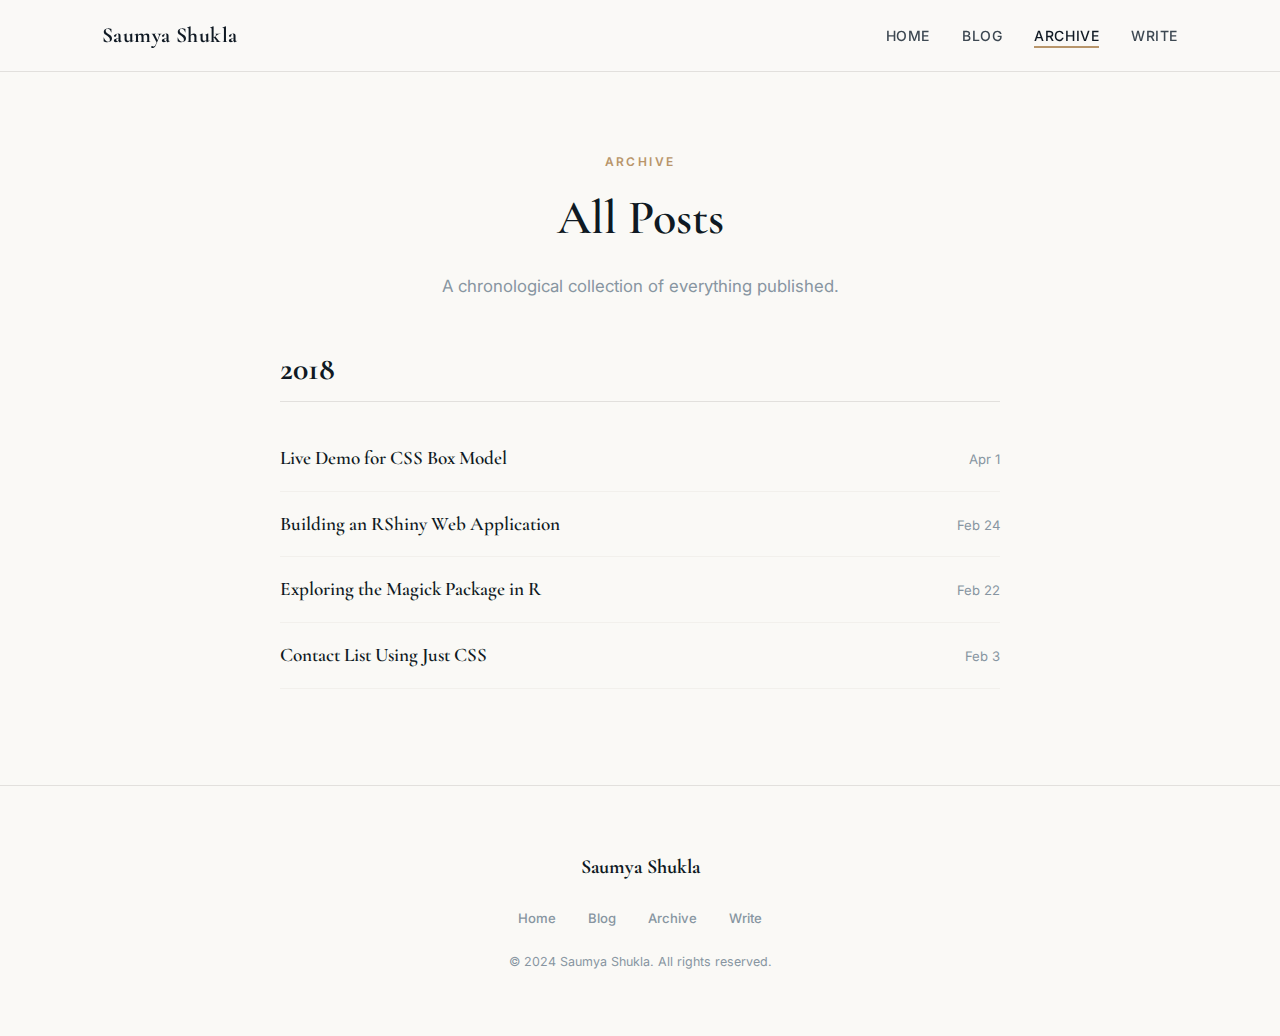
<file: archive.html>
<!DOCTYPE html>
<html lang="en">
<head>
  <meta charset="UTF-8">
  <meta name="viewport" content="width=device-width, initial-scale=1.0">
  <title>Archive — Saumya Shukla</title>
  <meta name="description" content="Complete archive of all blog posts.">
  <link rel="preconnect" href="https://fonts.googleapis.com">
  <link rel="preconnect" href="https://fonts.gstatic.com" crossorigin>
  <link href="https://fonts.googleapis.com/css2?family=Cormorant+Garamond:ital,wght@0,400;0,600;0,700;1,400&family=Inter:wght@400;500;600&family=Fira+Code:wght@400;500&display=swap" rel="stylesheet">
  <link rel="stylesheet" href="css/style.css">
</head>
<body>

  <!-- Navigation -->
  <nav class="nav">
    <div class="nav__inner">
      <a href="index.html" class="nav__logo">Saumya Shukla</a>
      <button class="nav__toggle" aria-label="Menu"><span></span><span></span><span></span></button>
      <ul class="nav__links">
        <li><a href="index.html">Home</a></li>
        <li><a href="blog.html">Blog</a></li>
        <li><a href="archive.html" class="active">Archive</a></li>
        <li><a href="editor.html">Write</a></li>
      </ul>
    </div>
  </nav>

  <!-- Header -->
  <header class="archive-header container">
    <div class="section__label">Archive</div>
    <h1 class="section__title">All Posts</h1>
    <p class="section__subtitle" style="margin: 0 auto;">
      A chronological collection of everything published.
    </p>
  </header>

  <!-- Archive list -->
  <section class="archive-list container" id="archive-list">
    <!-- Populated by JS -->
  </section>

  <!-- Footer -->
  <footer class="footer">
    <div class="container">
      <div class="footer__name">Saumya Shukla</div>
      <ul class="footer__links">
        <li><a href="index.html">Home</a></li>
        <li><a href="blog.html">Blog</a></li>
        <li><a href="archive.html">Archive</a></li>
        <li><a href="editor.html">Write</a></li>
      </ul>
      <div class="footer__copy">&copy; 2024 Saumya Shukla. All rights reserved.</div>
    </div>
  </footer>

  <script src="js/main.js"></script>
  <script>
    fetch('posts/posts.json')
      .then(r => r.json())
      .then(posts => {
        const container = document.getElementById('archive-list');
        if (!container) return;

        // Group by year, sorted descending
        const sorted = [...posts].sort((a, b) => new Date(b.date) - new Date(a.date));
        const grouped = {};
        sorted.forEach(p => {
          const year = p.date.split('-')[0];
          if (!grouped[year]) grouped[year] = [];
          grouped[year].push(p);
        });

        let html = '';
        Object.keys(grouped).sort((a, b) => b - a).forEach(year => {
          html += `<h2 class="archive-year">${year}</h2>`;
          grouped[year].forEach(p => {
            const date = new Date(p.date + 'T00:00:00').toLocaleDateString('en-US', {
              month: 'short', day: 'numeric'
            });
            html += `
              <a href="posts/${p.file}" class="archive-entry">
                <span class="archive-entry__title">${p.title}</span>
                <span class="archive-entry__date">${date}</span>
              </a>
            `;
          });
        });

        container.innerHTML = html;
      })
      .catch(() => {
        document.getElementById('archive-list').innerHTML =
          '<p style="color:var(--muted);text-align:center;padding:4rem 0;">No posts in the archive yet.</p>';
      });
  </script>

</body>
</html>
</file>
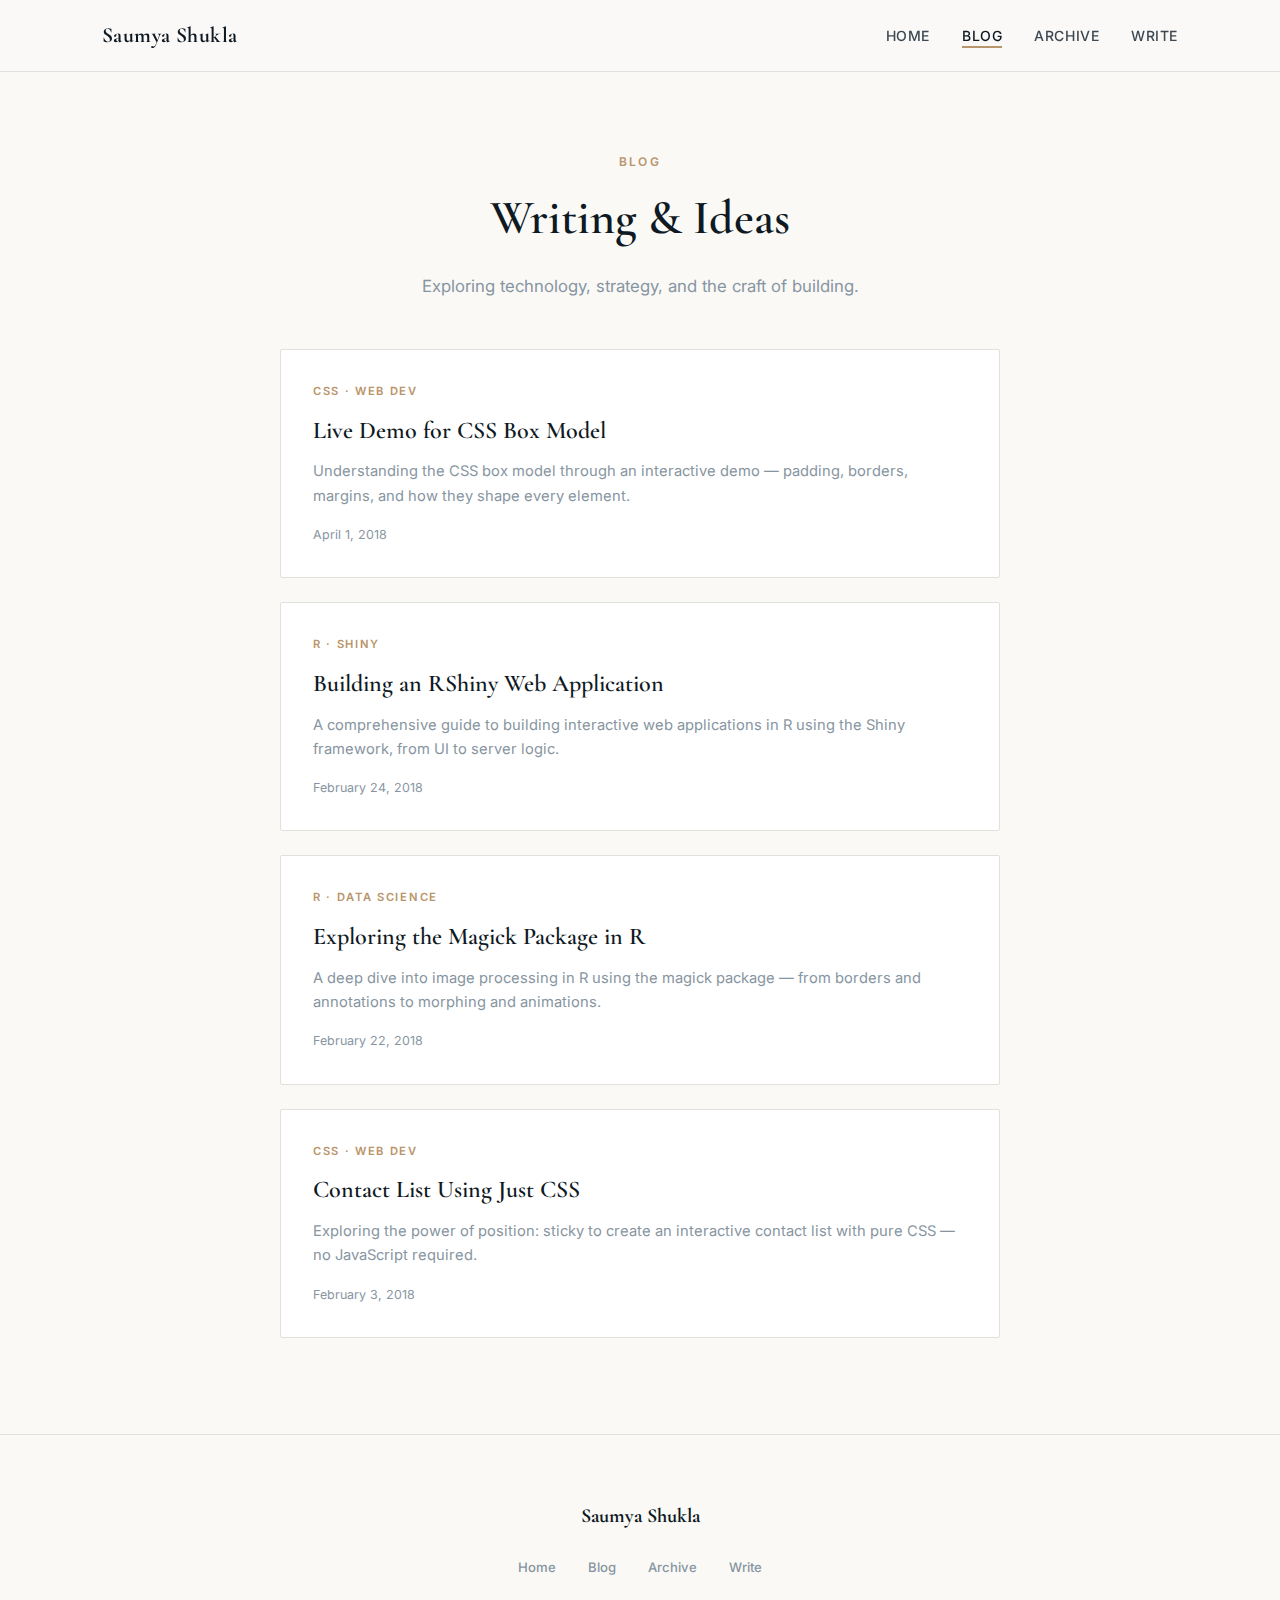
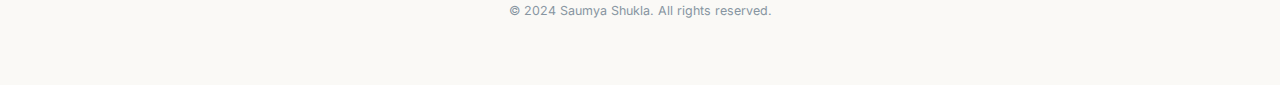
<file: blog.html>
<!DOCTYPE html>
<html lang="en">
<head>
  <meta charset="UTF-8">
  <meta name="viewport" content="width=device-width, initial-scale=1.0">
  <title>Blog — Saumya Shukla</title>
  <meta name="description" content="Thoughts on technology, strategy, and building things that matter.">
  <link rel="preconnect" href="https://fonts.googleapis.com">
  <link rel="preconnect" href="https://fonts.gstatic.com" crossorigin>
  <link href="https://fonts.googleapis.com/css2?family=Cormorant+Garamond:ital,wght@0,400;0,600;0,700;1,400&family=Inter:wght@400;500;600&family=Fira+Code:wght@400;500&display=swap" rel="stylesheet">
  <link rel="stylesheet" href="css/style.css">
</head>
<body>

  <!-- Navigation -->
  <nav class="nav">
    <div class="nav__inner">
      <a href="index.html" class="nav__logo">Saumya Shukla</a>
      <button class="nav__toggle" aria-label="Menu"><span></span><span></span><span></span></button>
      <ul class="nav__links">
        <li><a href="index.html">Home</a></li>
        <li><a href="blog.html" class="active">Blog</a></li>
        <li><a href="archive.html">Archive</a></li>
        <li><a href="editor.html">Write</a></li>
      </ul>
    </div>
  </nav>

  <!-- Header -->
  <header class="blog-header container">
    <div class="section__label">Blog</div>
    <h1 class="section__title">Writing &amp; Ideas</h1>
    <p class="section__subtitle" style="margin: 0 auto;">
      Exploring technology, strategy, and the craft of building.
    </p>
  </header>

  <!-- Blog list -->
  <section class="blog-list container">
    <div class="blog-list__grid" id="blog-list">
      <!-- Populated by JS -->
    </div>
  </section>

  <!-- Footer -->
  <footer class="footer">
    <div class="container">
      <div class="footer__name">Saumya Shukla</div>
      <ul class="footer__links">
        <li><a href="index.html">Home</a></li>
        <li><a href="blog.html">Blog</a></li>
        <li><a href="archive.html">Archive</a></li>
        <li><a href="editor.html">Write</a></li>
      </ul>
      <div class="footer__copy">&copy; 2024 Saumya Shukla. All rights reserved.</div>
    </div>
  </footer>

  <script src="js/main.js"></script>
  <script>
    fetch('posts/posts.json')
      .then(r => r.json())
      .then(posts => {
        const grid = document.getElementById('blog-list');
        if (!grid) return;
        const sorted = [...posts].sort((a, b) => new Date(b.date) - new Date(a.date));
        grid.innerHTML = sorted.map(p => {
          const date = new Date(p.date + 'T00:00:00').toLocaleDateString('en-US', {
            year: 'numeric', month: 'long', day: 'numeric'
          });
          return `
            <a href="posts/${p.file}" class="blog-list__item">
              <div class="blog-list__item-tag">${p.tags}</div>
              <div class="blog-list__item-title">${p.title}</div>
              <div class="blog-list__item-excerpt">${p.excerpt}</div>
              <div class="blog-list__item-date">${date}</div>
            </a>
          `;
        }).join('');
      })
      .catch(() => {
        document.getElementById('blog-list').innerHTML =
          '<p style="color:var(--muted);text-align:center;">No posts yet. <a href="editor.html">Write your first post.</a></p>';
      });
  </script>

</body>
</html>
</file>
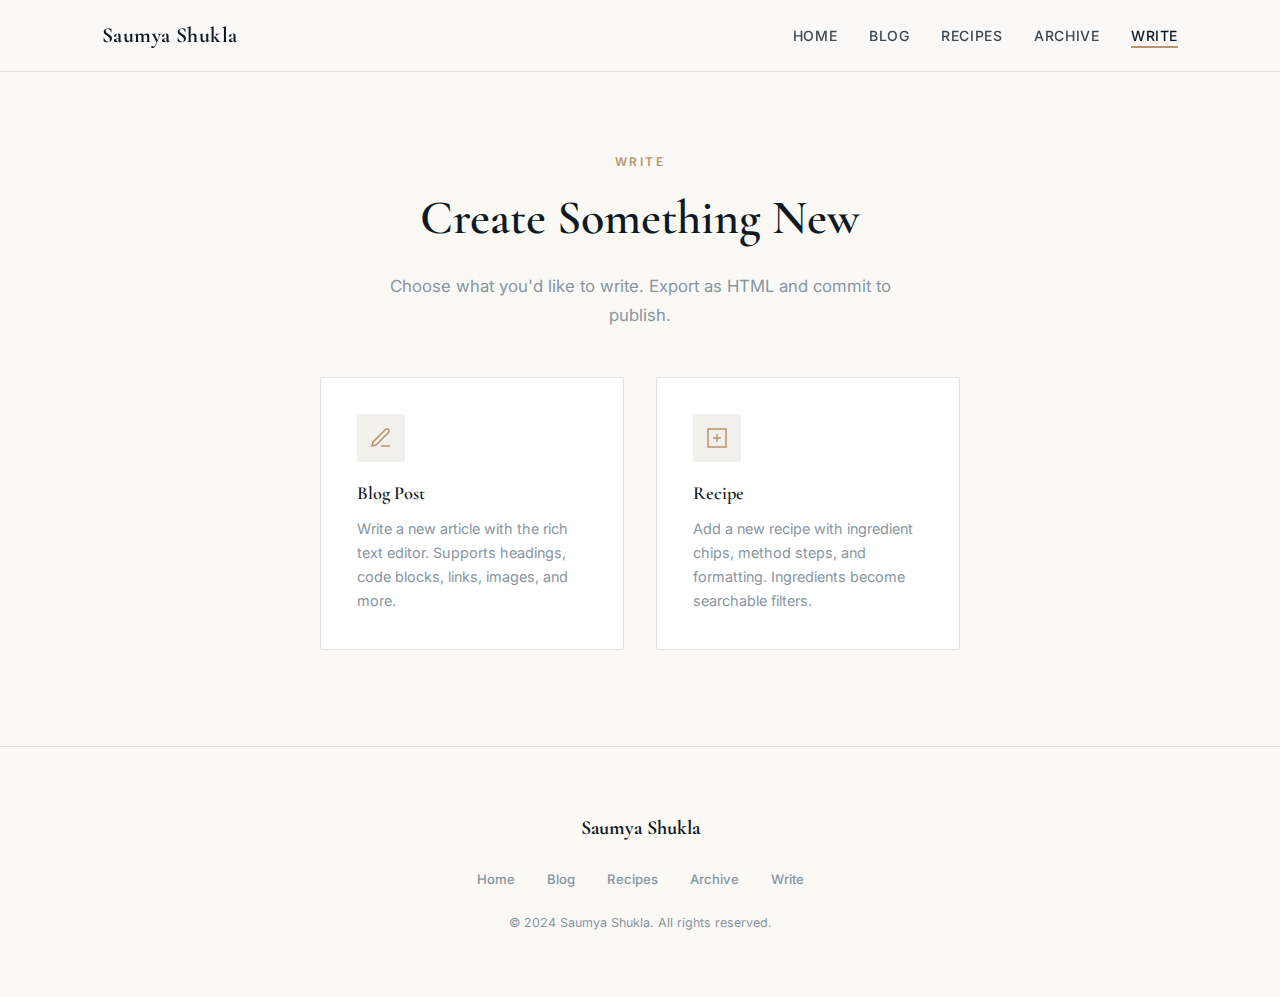
<file: write.html>
<!DOCTYPE html>
<html lang="en">
<head>
  <meta charset="UTF-8">
  <meta name="viewport" content="width=device-width, initial-scale=1.0">
  <title>Write — Saumya Shukla</title>
  <link rel="preconnect" href="https://fonts.googleapis.com">
  <link rel="preconnect" href="https://fonts.gstatic.com" crossorigin>
  <link href="https://fonts.googleapis.com/css2?family=Cormorant+Garamond:ital,wght@0,400;0,600;0,700;1,400&family=Inter:wght@400;500;600&family=Fira+Code:wght@400;500&display=swap" rel="stylesheet">
  <link rel="stylesheet" href="css/style.css">
</head>
<body>

  <!-- Navigation -->
  <nav class="nav">
    <div class="nav__inner">
      <a href="index.html" class="nav__logo">Saumya Shukla</a>
      <button class="nav__toggle" aria-label="Menu"><span></span><span></span><span></span></button>
      <ul class="nav__links">
        <li><a href="index.html">Home</a></li>
        <li><a href="blog.html">Blog</a></li>
        <li><a href="recipes.html">Recipes</a></li>
        <li><a href="archive.html">Archive</a></li>
        <li><a href="write.html" class="active">Write</a></li>
      </ul>
    </div>
  </nav>

  <!-- Header -->
  <header class="blog-header container">
    <div class="section__label">Write</div>
    <h1 class="section__title">Create Something New</h1>
    <p class="section__subtitle" style="margin: 0 auto;">
      Choose what you'd like to write. Export as HTML and commit to publish.
    </p>
  </header>

  <!-- Write options -->
  <section class="container" style="padding-bottom: 6rem;">
    <div class="expertise__grid" style="max-width: 640px; margin: 0 auto; grid-template-columns: 1fr 1fr;">

      <a href="editor.html" class="expertise__card" style="text-decoration:none;">
        <div class="expertise__icon">
          <svg width="24" height="24" fill="none" stroke="currentColor" stroke-width="1.5" viewBox="0 0 24 24"><path d="M12 20h9M16.5 3.5a2.121 2.121 0 013 3L7 19l-4 1 1-4L16.5 3.5z"/></svg>
        </div>
        <h3>Blog Post</h3>
        <p>Write a new article with the rich text editor. Supports headings, code blocks, links, images, and more.</p>
      </a>

      <a href="recipe-editor.html" class="expertise__card" style="text-decoration:none;">
        <div class="expertise__icon">
          <svg width="24" height="24" fill="none" stroke="currentColor" stroke-width="1.5" viewBox="0 0 24 24"><path d="M3 3h18v18H3zM12 8v8M8 12h8"/></svg>
        </div>
        <h3>Recipe</h3>
        <p>Add a new recipe with ingredient chips, method steps, and formatting. Ingredients become searchable filters.</p>
      </a>

    </div>
  </section>

  <!-- Footer -->
  <footer class="footer">
    <div class="container">
      <div class="footer__name">Saumya Shukla</div>
      <ul class="footer__links">
        <li><a href="index.html">Home</a></li>
        <li><a href="blog.html">Blog</a></li>
        <li><a href="recipes.html">Recipes</a></li>
        <li><a href="archive.html">Archive</a></li>
        <li><a href="write.html">Write</a></li>
      </ul>
      <div class="footer__copy">&copy; 2024 Saumya Shukla. All rights reserved.</div>
    </div>
  </footer>

  <script src="js/main.js"></script>

</body>
</html>
</file>
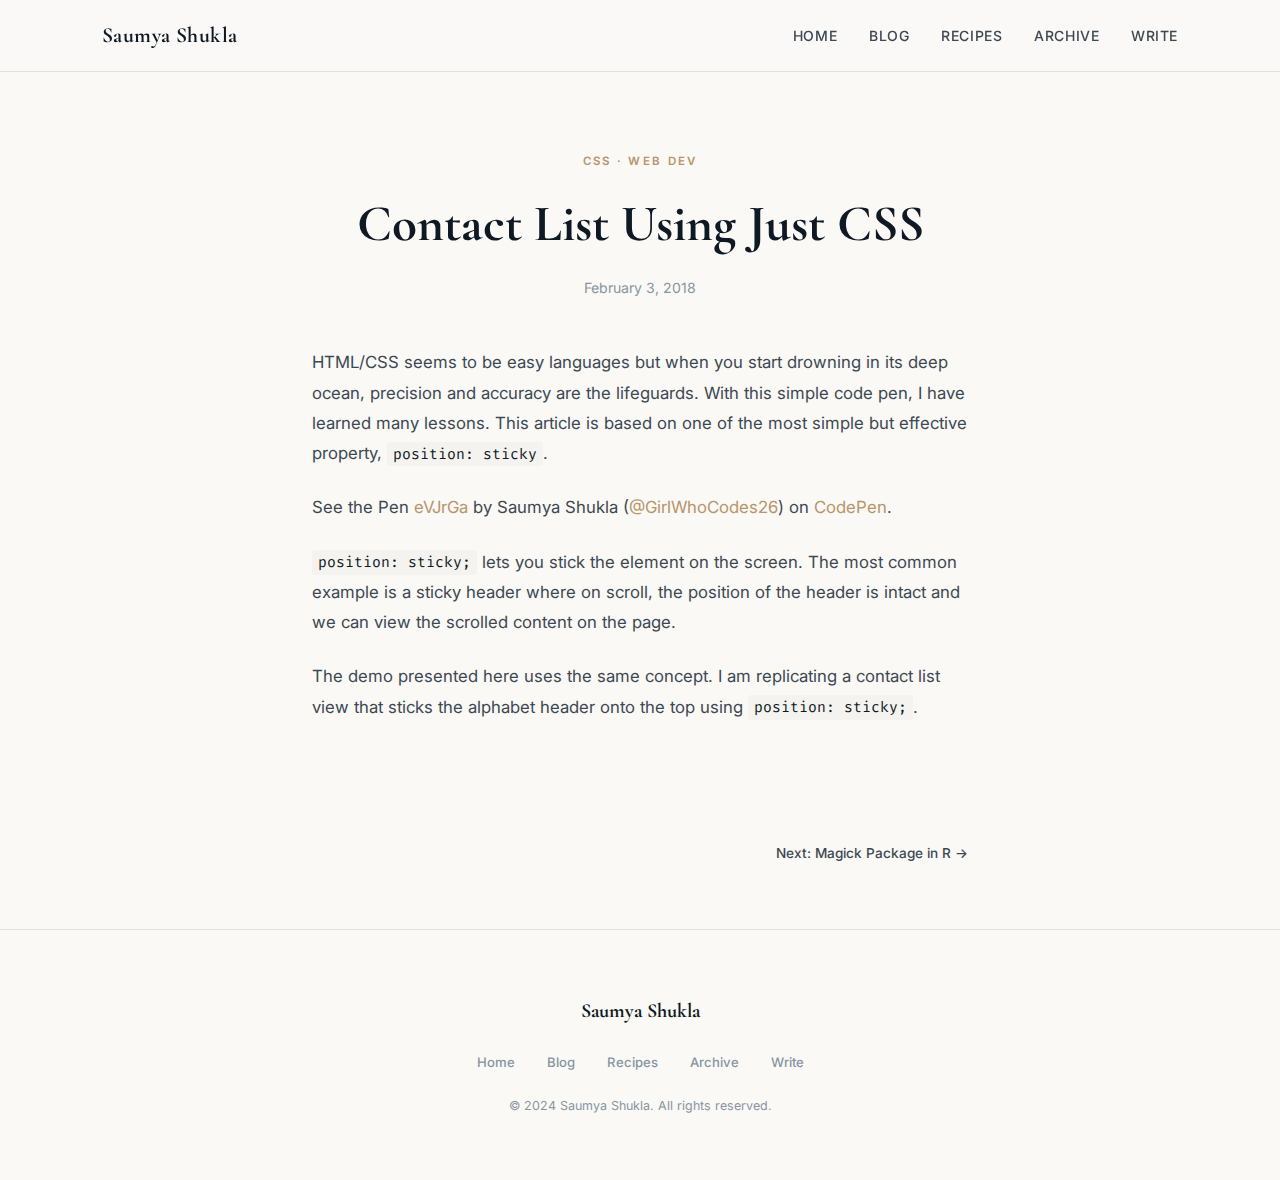
<file: posts/contact-list-css.html>
<!DOCTYPE html>
<html lang="en">
<head>
  <meta charset="UTF-8">
  <meta name="viewport" content="width=device-width, initial-scale=1.0">
  <title>Contact List Using Just CSS — Saumya Shukla</title>
  <meta name="description" content="Exploring the power of position: sticky to create an interactive contact list with pure CSS.">
  <link rel="preconnect" href="https://fonts.googleapis.com">
  <link rel="preconnect" href="https://fonts.gstatic.com" crossorigin>
  <link href="https://fonts.googleapis.com/css2?family=Cormorant+Garamond:ital,wght@0,400;0,600;0,700;1,400&family=Inter:wght@400;500;600&family=Fira+Code:wght@400;500&display=swap" rel="stylesheet">
  <link rel="stylesheet" href="../css/style.css">
</head>
<body>

  <nav class="nav">
    <div class="nav__inner">
      <a href="../index.html" class="nav__logo">Saumya Shukla</a>
      <button class="nav__toggle" aria-label="Menu"><span></span><span></span><span></span></button>
      <ul class="nav__links">
        <li><a href="../index.html">Home</a></li>
        <li><a href="../blog.html">Blog</a></li>
        <li><a href="../recipes.html">Recipes</a></li>
        <li><a href="../archive.html">Archive</a></li>
        <li><a href="../write.html">Write</a></li>
      </ul>
    </div>
  </nav>

  <header class="post-header container">
    <div class="post-header__tag">CSS &middot; Web Dev</div>
    <h1 class="post-header__title">Contact List Using Just CSS</h1>
    <div class="post-header__meta">February 3, 2018</div>
  </header>

  <article class="post-content">
    <p>
      HTML/CSS seems to be easy languages but when you start drowning in its deep ocean,
      precision and accuracy are the lifeguards. With this simple code pen, I have learned
      many lessons. This article is based on one of the most simple but effective property,
      <code>position: sticky</code>.
    </p>

    <p data-height="265" data-theme-id="0" data-slug-hash="eVJrGa" data-default-tab="css,result" data-user="GirlWhoCodes26" data-embed-version="2" data-pen-title="eVJrGa" class="codepen">
      See the Pen <a href="https://codepen.io/GirlWhoCodes26/pen/eVJrGa/">eVJrGa</a>
      by Saumya Shukla (<a href="https://codepen.io/GirlWhoCodes26">@GirlWhoCodes26</a>)
      on <a href="https://codepen.io">CodePen</a>.
    </p>
    <script async src="https://static.codepen.io/assets/embed/ei.js"></script>

    <p>
      <code>position: sticky;</code> lets you stick the element on the screen. The most common example
      is a sticky header where on scroll, the position of the header is intact and we can
      view the scrolled content on the page.
    </p>

    <p>
      The demo presented here uses the same concept. I am replicating a contact list view
      that sticks the alphabet header onto the top using <code>position: sticky;</code>.
    </p>
  </article>

  <nav class="post-nav container">
    <span></span>
    <a href="magick-package-r.html">Next: Magick Package in R &rarr;</a>
  </nav>

  <footer class="footer">
    <div class="container">
      <div class="footer__name">Saumya Shukla</div>
      <ul class="footer__links">
        <li><a href="../index.html">Home</a></li>
        <li><a href="../blog.html">Blog</a></li>
        <li><a href="../recipes.html">Recipes</a></li>
        <li><a href="../archive.html">Archive</a></li>
        <li><a href="../write.html">Write</a></li>
      </ul>
      <div class="footer__copy">&copy; 2024 Saumya Shukla. All rights reserved.</div>
    </div>
  </footer>

  <script src="../js/main.js"></script>
</body>
</html>
</file>
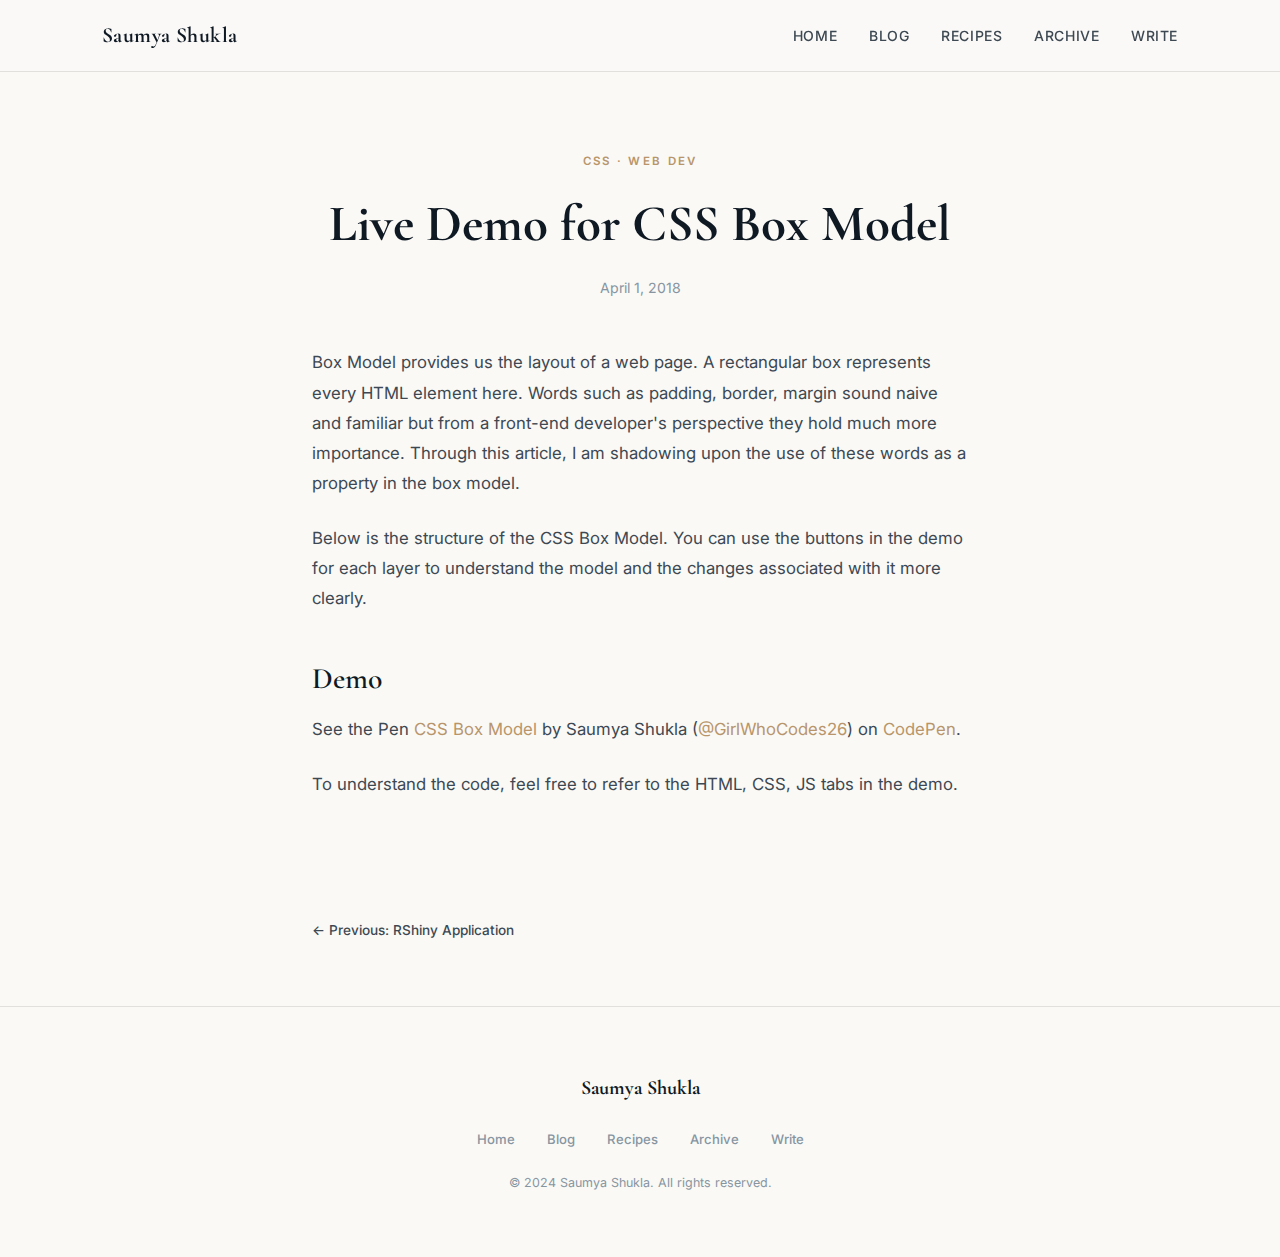
<file: posts/css-box-model.html>
<!DOCTYPE html>
<html lang="en">
<head>
  <meta charset="UTF-8">
  <meta name="viewport" content="width=device-width, initial-scale=1.0">
  <title>Live Demo for CSS Box Model — Saumya Shukla</title>
  <meta name="description" content="Understanding the CSS box model through an interactive demo.">
  <link rel="preconnect" href="https://fonts.googleapis.com">
  <link rel="preconnect" href="https://fonts.gstatic.com" crossorigin>
  <link href="https://fonts.googleapis.com/css2?family=Cormorant+Garamond:ital,wght@0,400;0,600;0,700;1,400&family=Inter:wght@400;500;600&family=Fira+Code:wght@400;500&display=swap" rel="stylesheet">
  <link rel="stylesheet" href="../css/style.css">
</head>
<body>

  <nav class="nav">
    <div class="nav__inner">
      <a href="../index.html" class="nav__logo">Saumya Shukla</a>
      <button class="nav__toggle" aria-label="Menu"><span></span><span></span><span></span></button>
      <ul class="nav__links">
        <li><a href="../index.html">Home</a></li>
        <li><a href="../blog.html">Blog</a></li>
        <li><a href="../recipes.html">Recipes</a></li>
        <li><a href="../archive.html">Archive</a></li>
        <li><a href="../write.html">Write</a></li>
      </ul>
    </div>
  </nav>

  <header class="post-header container">
    <div class="post-header__tag">CSS &middot; Web Dev</div>
    <h1 class="post-header__title">Live Demo for CSS Box Model</h1>
    <div class="post-header__meta">April 1, 2018</div>
  </header>

  <article class="post-content">
    <p>
      Box Model provides us the layout of a web page. A rectangular box represents every
      HTML element here. Words such as padding, border, margin sound naive and familiar but
      from a front-end developer's perspective they hold much more importance. Through this
      article, I am shadowing upon the use of these words as a property in the box model.
    </p>

    <p>
      Below is the structure of the CSS Box Model. You can use the buttons in the demo for
      each layer to understand the model and the changes associated with it more clearly.
    </p>

    <h2>Demo</h2>

    <p data-height="542" data-theme-id="0" data-slug-hash="WzzgMd" data-default-tab="result" data-user="GirlWhoCodes26" data-embed-version="2" data-pen-title="CSS Box Model" class="codepen">
      See the Pen <a href="https://codepen.io/GirlWhoCodes26/pen/WzzgMd/">CSS Box Model</a>
      by Saumya Shukla (<a href="https://codepen.io/GirlWhoCodes26">@GirlWhoCodes26</a>)
      on <a href="https://codepen.io">CodePen</a>.
    </p>
    <script async src="https://static.codepen.io/assets/embed/ei.js"></script>

    <p>
      To understand the code, feel free to refer to the HTML, CSS, JS tabs in the demo.
    </p>
  </article>

  <nav class="post-nav container">
    <a href="rshiny-application.html">&larr; Previous: RShiny Application</a>
    <span></span>
  </nav>

  <footer class="footer">
    <div class="container">
      <div class="footer__name">Saumya Shukla</div>
      <ul class="footer__links">
        <li><a href="../index.html">Home</a></li>
        <li><a href="../blog.html">Blog</a></li>
        <li><a href="../recipes.html">Recipes</a></li>
        <li><a href="../archive.html">Archive</a></li>
        <li><a href="../write.html">Write</a></li>
      </ul>
      <div class="footer__copy">&copy; 2024 Saumya Shukla. All rights reserved.</div>
    </div>
  </footer>

  <script src="../js/main.js"></script>
</body>
</html>
</file>
<file: css/style.css>
/* ============================================
   SAUMYA SHUKLA — PERSONAL SITE
   A clean, professional design
   ============================================ */

/* ---------- Custom Properties ---------- */
:root {
  --bg: #faf9f6;
  --bg-alt: #f2f0ec;
  --surface: #ffffff;
  --primary: #0f1923;
  --secondary: #3d4852;
  --accent: #b8956a;
  --accent-hover: #a07d55;
  --muted: #8795a1;
  --border: #e2e0dd;
  --code-bg: #f5f3f0;

  --font-display: 'Cormorant Garamond', 'Georgia', serif;
  --font-body: 'Inter', -apple-system, BlinkMacSystemFont, 'Segoe UI', sans-serif;
  --font-mono: 'Fira Code', 'Consolas', monospace;

  --max-w: 1140px;
  --content-w: 720px;
  --nav-h: 72px;

  --ease: cubic-bezier(0.25, 0.46, 0.45, 0.94);
}

/* ---------- Reset ---------- */
*, *::before, *::after { box-sizing: border-box; margin: 0; padding: 0; }

html {
  font-size: 16px;
  scroll-behavior: smooth;
  -webkit-font-smoothing: antialiased;
  -moz-osx-font-smoothing: grayscale;
}

body {
  font-family: var(--font-body);
  color: var(--secondary);
  background: var(--bg);
  line-height: 1.7;
  overflow-x: hidden;
}

img { max-width: 100%; height: auto; display: block; }
a { color: var(--accent); text-decoration: none; transition: color .2s var(--ease); }
a:hover { color: var(--accent-hover); }

h1, h2, h3, h4, h5, h6 {
  font-family: var(--font-display);
  color: var(--primary);
  font-weight: 600;
  line-height: 1.25;
}

/* ---------- Utility ---------- */
.container { max-width: var(--max-w); margin: 0 auto; padding: 0 2rem; }
.content-w { max-width: var(--content-w); margin: 0 auto; }
.sr-only { position: absolute; width: 1px; height: 1px; padding: 0; margin: -1px; overflow: hidden; clip: rect(0,0,0,0); border: 0; }
.fade-in { opacity: 0; transform: translateY(24px); transition: opacity .6s var(--ease), transform .6s var(--ease); }
.fade-in.visible { opacity: 1; transform: translateY(0); }

/* ---------- Navigation ---------- */
.nav {
  position: fixed;
  top: 0;
  left: 0;
  right: 0;
  height: var(--nav-h);
  background: rgba(250, 249, 246, 0.92);
  backdrop-filter: blur(12px);
  -webkit-backdrop-filter: blur(12px);
  border-bottom: 1px solid var(--border);
  z-index: 1000;
  transition: box-shadow .3s var(--ease);
}

.nav.scrolled {
  box-shadow: 0 1px 16px rgba(15, 25, 35, 0.06);
}

.nav__inner {
  max-width: var(--max-w);
  margin: 0 auto;
  padding: 0 2rem;
  height: 100%;
  display: flex;
  align-items: center;
  justify-content: space-between;
}

.nav__logo {
  font-family: var(--font-display);
  font-size: 1.35rem;
  font-weight: 700;
  color: var(--primary);
  letter-spacing: 0.02em;
}

.nav__logo:hover { color: var(--accent); }

.nav__links {
  display: flex;
  align-items: center;
  gap: 2rem;
  list-style: none;
}

.nav__links a {
  font-size: 0.875rem;
  font-weight: 500;
  color: var(--secondary);
  letter-spacing: 0.04em;
  text-transform: uppercase;
  position: relative;
  padding-bottom: 2px;
}

.nav__links a::after {
  content: '';
  position: absolute;
  bottom: -2px;
  left: 0;
  width: 0;
  height: 1.5px;
  background: var(--accent);
  transition: width .3s var(--ease);
}

.nav__links a:hover { color: var(--primary); }
.nav__links a:hover::after { width: 100%; }
.nav__links a.active { color: var(--primary); }
.nav__links a.active::after { width: 100%; }

/* Mobile hamburger */
.nav__toggle {
  display: none;
  background: none;
  border: none;
  cursor: pointer;
  padding: 0.5rem;
}

.nav__toggle span {
  display: block;
  width: 22px;
  height: 2px;
  background: var(--primary);
  margin: 5px 0;
  transition: all .3s var(--ease);
  border-radius: 1px;
}

/* ---------- Hero ---------- */
.hero {
  min-height: 100vh;
  display: flex;
  align-items: center;
  justify-content: center;
  padding: calc(var(--nav-h) + 4rem) 2rem 4rem;
  position: relative;
}

.hero__content {
  text-align: center;
  max-width: 680px;
}

.hero__greeting {
  font-family: var(--font-body);
  font-size: 0.85rem;
  font-weight: 500;
  text-transform: uppercase;
  letter-spacing: 0.2em;
  color: var(--accent);
  margin-bottom: 1.5rem;
}

.hero__name {
  font-size: clamp(3rem, 7vw, 5.5rem);
  font-weight: 700;
  line-height: 1.05;
  color: var(--primary);
  margin-bottom: 1.5rem;
}

.hero__tagline {
  font-size: 1.2rem;
  color: var(--muted);
  line-height: 1.6;
  max-width: 520px;
  margin: 0 auto 2.5rem;
}

.hero__cta {
  display: inline-flex;
  align-items: center;
  gap: 0.5rem;
  font-size: 0.875rem;
  font-weight: 500;
  text-transform: uppercase;
  letter-spacing: 0.12em;
  color: var(--primary);
  border: 1.5px solid var(--primary);
  padding: 0.85rem 2rem;
  transition: all .3s var(--ease);
}

.hero__cta:hover {
  background: var(--primary);
  color: var(--bg);
}

.hero__scroll {
  position: absolute;
  bottom: 2.5rem;
  left: 50%;
  transform: translateX(-50%);
  display: flex;
  flex-direction: column;
  align-items: center;
  gap: 0.5rem;
  color: var(--muted);
  font-size: 0.7rem;
  letter-spacing: 0.15em;
  text-transform: uppercase;
}

.hero__scroll-line {
  width: 1px;
  height: 40px;
  background: var(--border);
  position: relative;
  overflow: hidden;
}

.hero__scroll-line::after {
  content: '';
  position: absolute;
  top: -100%;
  width: 100%;
  height: 100%;
  background: var(--accent);
  animation: scrollLine 2s var(--ease) infinite;
}

@keyframes scrollLine {
  0% { top: -100%; }
  50% { top: 0; }
  100% { top: 100%; }
}

/* ---------- Section ---------- */
.section {
  padding: 6rem 0;
}

.section--alt {
  background: var(--bg-alt);
}

.section__label {
  font-family: var(--font-body);
  font-size: 0.75rem;
  font-weight: 600;
  text-transform: uppercase;
  letter-spacing: 0.2em;
  color: var(--accent);
  margin-bottom: 1rem;
}

.section__title {
  font-size: clamp(2rem, 4vw, 3rem);
  margin-bottom: 1.5rem;
}

.section__subtitle {
  font-size: 1.05rem;
  color: var(--muted);
  max-width: 560px;
  line-height: 1.7;
}

/* ---------- About ---------- */
.about__grid {
  display: grid;
  grid-template-columns: 1fr 1fr;
  gap: 4rem;
  align-items: start;
  margin-top: 3rem;
}

.about__text p {
  margin-bottom: 1.25rem;
  font-size: 1.025rem;
}

.about__text p:last-child { margin-bottom: 0; }

.about__details {
  display: grid;
  gap: 1.5rem;
}

.about__detail {
  padding: 1.75rem;
  background: var(--surface);
  border: 1px solid var(--border);
  border-radius: 2px;
}

.about__detail-label {
  font-size: 0.72rem;
  font-weight: 600;
  text-transform: uppercase;
  letter-spacing: 0.15em;
  color: var(--accent);
  margin-bottom: 0.5rem;
}

.about__detail-value {
  font-family: var(--font-display);
  font-size: 1.15rem;
  color: var(--primary);
  font-weight: 600;
}

/* ---------- Journey / Timeline ---------- */
.timeline {
  margin-top: 3rem;
  position: relative;
  padding-left: 3rem;
}

.timeline::before {
  content: '';
  position: absolute;
  left: 0;
  top: 0;
  bottom: 0;
  width: 1px;
  background: var(--border);
}

.timeline__item {
  position: relative;
  padding-bottom: 3rem;
}

.timeline__item:last-child { padding-bottom: 0; }

.timeline__item::before {
  content: '';
  position: absolute;
  left: -3rem;
  top: 0.5rem;
  width: 9px;
  height: 9px;
  border-radius: 50%;
  background: var(--bg);
  border: 2px solid var(--accent);
  transform: translateX(-50%);
}

.timeline__date {
  font-size: 0.75rem;
  font-weight: 600;
  text-transform: uppercase;
  letter-spacing: 0.12em;
  color: var(--accent);
  margin-bottom: 0.5rem;
}

.timeline__role {
  font-family: var(--font-display);
  font-size: 1.35rem;
  font-weight: 600;
  color: var(--primary);
  margin-bottom: 0.35rem;
}

.timeline__org {
  font-size: 0.95rem;
  color: var(--muted);
  margin-bottom: 0.75rem;
}

.timeline__desc {
  font-size: 0.95rem;
  line-height: 1.7;
  color: var(--secondary);
}

/* ---------- Expertise ---------- */
.expertise__grid {
  display: grid;
  grid-template-columns: repeat(3, 1fr);
  gap: 2rem;
  margin-top: 3rem;
}

.expertise__card {
  padding: 2.25rem;
  background: var(--surface);
  border: 1px solid var(--border);
  border-radius: 2px;
  transition: all .3s var(--ease);
}

.expertise__card:hover {
  border-color: var(--accent);
  box-shadow: 0 8px 32px rgba(15, 25, 35, 0.06);
  transform: translateY(-4px);
}

.expertise__icon {
  font-size: 1.5rem;
  margin-bottom: 1.25rem;
  color: var(--accent);
  width: 48px;
  height: 48px;
  display: flex;
  align-items: center;
  justify-content: center;
  background: var(--bg-alt);
  border-radius: 2px;
}

.expertise__card h3 {
  font-size: 1.15rem;
  margin-bottom: 0.75rem;
}

.expertise__card p {
  font-size: 0.9rem;
  color: var(--muted);
  line-height: 1.65;
}

/* ---------- Blog Preview ---------- */
.blog-preview__grid {
  display: grid;
  grid-template-columns: repeat(2, 1fr);
  gap: 2rem;
  margin-top: 3rem;
}

.post-card {
  background: var(--surface);
  border: 1px solid var(--border);
  border-radius: 2px;
  padding: 2.25rem;
  transition: all .3s var(--ease);
  display: flex;
  flex-direction: column;
}

.post-card:hover {
  border-color: var(--accent);
  box-shadow: 0 8px 32px rgba(15, 25, 35, 0.06);
  transform: translateY(-4px);
}

.post-card__tag {
  font-size: 0.7rem;
  font-weight: 600;
  text-transform: uppercase;
  letter-spacing: 0.15em;
  color: var(--accent);
  margin-bottom: 1rem;
}

.post-card__title {
  font-family: var(--font-display);
  font-size: 1.4rem;
  font-weight: 600;
  color: var(--primary);
  margin-bottom: 0.75rem;
  line-height: 1.3;
}

.post-card__excerpt {
  font-size: 0.92rem;
  color: var(--muted);
  line-height: 1.65;
  margin-bottom: 1.5rem;
  flex-grow: 1;
}

.post-card__meta {
  font-size: 0.78rem;
  color: var(--muted);
  padding-top: 1.25rem;
  border-top: 1px solid var(--border);
}

/* ---------- Blog Listing ---------- */
.blog-header {
  padding: calc(var(--nav-h) + 5rem) 0 3rem;
  text-align: center;
}

.blog-list {
  padding: 0 0 6rem;
}

.blog-list__grid {
  display: grid;
  grid-template-columns: 1fr;
  gap: 1.5rem;
  max-width: var(--content-w);
  margin: 0 auto;
}

.blog-list__item {
  display: block;
  padding: 2rem;
  background: var(--surface);
  border: 1px solid var(--border);
  border-radius: 2px;
  transition: all .3s var(--ease);
}

.blog-list__item:hover {
  border-color: var(--accent);
  box-shadow: 0 4px 20px rgba(15, 25, 35, 0.05);
}

.blog-list__item-tag {
  font-size: 0.7rem;
  font-weight: 600;
  text-transform: uppercase;
  letter-spacing: 0.15em;
  color: var(--accent);
  margin-bottom: 0.6rem;
}

.blog-list__item-title {
  font-family: var(--font-display);
  font-size: 1.5rem;
  font-weight: 600;
  color: var(--primary);
  margin-bottom: 0.5rem;
}

.blog-list__item-excerpt {
  font-size: 0.92rem;
  color: var(--muted);
  line-height: 1.65;
  margin-bottom: 1rem;
}

.blog-list__item-date {
  font-size: 0.78rem;
  color: var(--muted);
}

/* ---------- Archive ---------- */
.archive-header {
  padding: calc(var(--nav-h) + 5rem) 0 3rem;
  text-align: center;
}

.archive-list {
  padding: 0 0 6rem;
  max-width: var(--content-w);
  margin: 0 auto;
}

.archive-year {
  font-family: var(--font-display);
  font-size: 2rem;
  font-weight: 700;
  color: var(--primary);
  margin: 3rem 0 1.5rem;
  padding-bottom: 0.75rem;
  border-bottom: 1px solid var(--border);
}

.archive-year:first-child { margin-top: 0; }

.archive-entry {
  display: flex;
  justify-content: space-between;
  align-items: baseline;
  padding: 1rem 0;
  border-bottom: 1px solid var(--bg-alt);
  transition: all .2s var(--ease);
}

.archive-entry:hover {
  padding-left: 0.5rem;
}

.archive-entry__title {
  font-family: var(--font-display);
  font-size: 1.2rem;
  font-weight: 600;
  color: var(--primary);
}

.archive-entry:hover .archive-entry__title {
  color: var(--accent);
}

.archive-entry__date {
  font-size: 0.82rem;
  color: var(--muted);
  white-space: nowrap;
  margin-left: 1rem;
}

/* ---------- Single Post ---------- */
.post-header {
  padding: calc(var(--nav-h) + 5rem) 0 3rem;
  text-align: center;
}

.post-header__tag {
  font-size: 0.72rem;
  font-weight: 600;
  text-transform: uppercase;
  letter-spacing: 0.2em;
  color: var(--accent);
  margin-bottom: 1.25rem;
}

.post-header__title {
  font-size: clamp(2rem, 5vw, 3.2rem);
  font-weight: 700;
  max-width: 720px;
  margin: 0 auto 1.25rem;
}

.post-header__meta {
  font-size: 0.88rem;
  color: var(--muted);
}

.post-header__meta span {
  margin: 0 0.5rem;
  color: var(--border);
}

.post-content {
  max-width: var(--content-w);
  margin: 0 auto;
  padding: 0 2rem 6rem;
}

.post-content p {
  margin-bottom: 1.5rem;
  font-size: 1.05rem;
  line-height: 1.8;
}

.post-content h2 {
  font-size: 1.85rem;
  margin: 3rem 0 1rem;
}

.post-content h3 {
  font-size: 1.4rem;
  margin: 2.5rem 0 0.75rem;
}

.post-content h4 {
  font-size: 1.15rem;
  margin: 2rem 0 0.6rem;
}

.post-content ul, .post-content ol {
  margin: 0 0 1.5rem 1.5rem;
  font-size: 1.05rem;
  line-height: 1.8;
}

.post-content li { margin-bottom: 0.4rem; }

.post-content blockquote {
  margin: 2rem 0;
  padding: 1.25rem 1.75rem;
  border-left: 3px solid var(--accent);
  background: var(--bg-alt);
  font-style: italic;
  color: var(--secondary);
}

.post-content blockquote p { margin-bottom: 0; }

.post-content pre {
  background: var(--primary);
  color: #e2e8f0;
  padding: 1.5rem;
  border-radius: 3px;
  overflow-x: auto;
  margin: 1.5rem 0;
  font-family: var(--font-mono);
  font-size: 0.88rem;
  line-height: 1.65;
}

.post-content code {
  font-family: var(--font-mono);
  font-size: 0.88em;
  background: var(--code-bg);
  padding: 0.15em 0.4em;
  border-radius: 3px;
  color: var(--primary);
}

.post-content pre code {
  background: none;
  padding: 0;
  color: inherit;
  font-size: inherit;
}

.post-content img {
  margin: 2rem auto;
  border-radius: 3px;
  border: 1px solid var(--border);
}

.post-content a {
  color: var(--accent);
  border-bottom: 1px solid transparent;
  transition: border-color .2s var(--ease);
}

.post-content a:hover {
  border-bottom-color: var(--accent);
}

.post-content hr {
  border: none;
  height: 1px;
  background: var(--border);
  margin: 3rem 0;
}

.post-content .codepen-embed {
  margin: 2rem 0;
  border: 1px solid var(--border);
  border-radius: 3px;
  overflow: hidden;
}

.post-content video {
  max-width: 100%;
  margin: 2rem auto;
  display: block;
  border-radius: 3px;
  border: 1px solid var(--border);
}

/* Post navigation */
.post-nav {
  max-width: var(--content-w);
  margin: 0 auto;
  padding: 0 2rem 4rem;
  display: flex;
  justify-content: space-between;
  gap: 1.5rem;
}

.post-nav a {
  font-size: 0.85rem;
  font-weight: 500;
  color: var(--secondary);
  display: flex;
  align-items: center;
  gap: 0.5rem;
}

.post-nav a:hover { color: var(--accent); }

/* ---------- Editor ---------- */
.editor-wrap {
  padding: calc(var(--nav-h) + 3rem) 0 4rem;
  max-width: var(--content-w);
  margin: 0 auto;
  min-height: 100vh;
}

.editor__title-input {
  width: 100%;
  border: none;
  outline: none;
  background: transparent;
  font-family: var(--font-display);
  font-size: 2.8rem;
  font-weight: 700;
  color: var(--primary);
  padding: 0 2rem;
  margin-bottom: 0.5rem;
  line-height: 1.2;
}

.editor__title-input::placeholder {
  color: var(--border);
}

.editor__tag-input {
  width: 100%;
  border: none;
  outline: none;
  background: transparent;
  font-size: 0.85rem;
  color: var(--muted);
  padding: 0 2rem;
  margin-bottom: 2rem;
  letter-spacing: 0.04em;
}

.editor__tag-input::placeholder {
  color: var(--border);
}

.editor__toolbar {
  position: sticky;
  top: var(--nav-h);
  background: rgba(250, 249, 246, 0.95);
  backdrop-filter: blur(8px);
  -webkit-backdrop-filter: blur(8px);
  border-top: 1px solid var(--border);
  border-bottom: 1px solid var(--border);
  padding: 0.5rem 2rem;
  display: flex;
  flex-wrap: wrap;
  gap: 0.25rem;
  z-index: 100;
  margin-bottom: 2rem;
}

.editor__toolbar button {
  background: none;
  border: 1px solid transparent;
  border-radius: 3px;
  padding: 0.4rem 0.65rem;
  font-size: 0.82rem;
  font-weight: 600;
  color: var(--secondary);
  cursor: pointer;
  transition: all .15s var(--ease);
  font-family: var(--font-body);
  min-width: 32px;
  text-align: center;
}

.editor__toolbar button:hover {
  background: var(--bg-alt);
  border-color: var(--border);
  color: var(--primary);
}

.editor__toolbar button.active {
  background: var(--primary);
  color: var(--bg);
  border-color: var(--primary);
}

.editor__toolbar .separator {
  width: 1px;
  background: var(--border);
  margin: 0 0.4rem;
  align-self: stretch;
}

.editor__content {
  min-height: 60vh;
  padding: 0 2rem;
  outline: none;
  font-size: 1.05rem;
  line-height: 1.8;
  color: var(--secondary);
}

.editor__content:empty::before {
  content: 'Start writing your story...';
  color: var(--border);
  pointer-events: none;
}

.editor__content h2 {
  font-family: var(--font-display);
  font-size: 1.85rem;
  margin: 2rem 0 0.75rem;
  font-weight: 600;
}

.editor__content h3 {
  font-family: var(--font-display);
  font-size: 1.4rem;
  margin: 1.5rem 0 0.5rem;
  font-weight: 600;
}

.editor__content blockquote {
  margin: 1rem 0;
  padding: 0.75rem 1.25rem;
  border-left: 3px solid var(--accent);
  background: var(--bg-alt);
  font-style: italic;
}

.editor__content pre {
  background: var(--primary);
  color: #e2e8f0;
  padding: 1.25rem;
  border-radius: 3px;
  margin: 1rem 0;
  font-family: var(--font-mono);
  font-size: 0.88rem;
  white-space: pre-wrap;
}

.editor__content code {
  font-family: var(--font-mono);
  font-size: 0.88em;
  background: var(--code-bg);
  padding: 0.15em 0.4em;
  border-radius: 3px;
}

.editor__content pre code {
  background: none;
  padding: 0;
  color: inherit;
}

.editor__content p { margin-bottom: 1rem; }

.editor__content img {
  max-width: 100%;
  border-radius: 3px;
  margin: 1rem 0;
}

.editor__actions {
  padding: 2rem;
  display: flex;
  gap: 1rem;
  flex-wrap: wrap;
}

.btn {
  display: inline-flex;
  align-items: center;
  gap: 0.5rem;
  padding: 0.7rem 1.5rem;
  font-size: 0.82rem;
  font-weight: 600;
  font-family: var(--font-body);
  letter-spacing: 0.06em;
  text-transform: uppercase;
  border: 1.5px solid var(--primary);
  background: var(--primary);
  color: var(--bg);
  cursor: pointer;
  transition: all .2s var(--ease);
  border-radius: 2px;
}

.btn:hover {
  background: transparent;
  color: var(--primary);
}

.btn--outline {
  background: transparent;
  color: var(--primary);
}

.btn--outline:hover {
  background: var(--primary);
  color: var(--bg);
}

.btn--accent {
  border-color: var(--accent);
  background: var(--accent);
  color: #fff;
}

.btn--accent:hover {
  background: var(--accent-hover);
  border-color: var(--accent-hover);
  color: #fff;
}

.btn--sm {
  padding: 0.5rem 1rem;
  font-size: 0.75rem;
}

/* Draft list */
.drafts {
  padding: 2rem;
  border-top: 1px solid var(--border);
  margin-top: 2rem;
}

.drafts__title {
  font-family: var(--font-display);
  font-size: 1.5rem;
  font-weight: 600;
  color: var(--primary);
  margin-bottom: 1rem;
}

.drafts__list {
  list-style: none;
}

.drafts__item {
  display: flex;
  align-items: center;
  justify-content: space-between;
  padding: 1rem 0;
  border-bottom: 1px solid var(--bg-alt);
}

.drafts__item-title {
  font-weight: 600;
  color: var(--primary);
  cursor: pointer;
}

.drafts__item-title:hover { color: var(--accent); }

.drafts__item-date {
  font-size: 0.8rem;
  color: var(--muted);
}

.drafts__item-actions {
  display: flex;
  gap: 0.5rem;
}

/* ---------- Footer ---------- */
.footer {
  padding: 4rem 0;
  border-top: 1px solid var(--border);
  text-align: center;
}

.footer__name {
  font-family: var(--font-display);
  font-size: 1.25rem;
  font-weight: 700;
  color: var(--primary);
  margin-bottom: 0.5rem;
}

.footer__links {
  display: flex;
  justify-content: center;
  gap: 2rem;
  margin: 1.25rem 0;
  list-style: none;
}

.footer__links a {
  font-size: 0.82rem;
  color: var(--muted);
  font-weight: 500;
  transition: color .2s var(--ease);
}

.footer__links a:hover { color: var(--accent); }

.footer__copy {
  font-size: 0.78rem;
  color: var(--muted);
  margin-top: 1rem;
}

/* ---------- Link as button ---------- */
a.btn {
  text-decoration: none;
}

/* ---------- Modal ---------- */
.modal-overlay {
  display: none;
  position: fixed;
  inset: 0;
  background: rgba(15, 25, 35, 0.5);
  z-index: 2000;
  align-items: center;
  justify-content: center;
}

.modal-overlay.open { display: flex; }

.modal {
  background: var(--surface);
  border-radius: 4px;
  padding: 2rem;
  max-width: 480px;
  width: 90%;
  max-height: 80vh;
  overflow-y: auto;
}

.modal__title {
  font-family: var(--font-display);
  font-size: 1.5rem;
  font-weight: 600;
  color: var(--primary);
  margin-bottom: 1rem;
}

.modal input[type="text"],
.modal input[type="url"] {
  width: 100%;
  padding: 0.6rem 0.8rem;
  border: 1px solid var(--border);
  border-radius: 3px;
  font-family: var(--font-body);
  font-size: 0.9rem;
  margin-bottom: 1rem;
  outline: none;
  transition: border-color .2s;
}

.modal input:focus { border-color: var(--accent); }

.modal__actions {
  display: flex;
  gap: 0.75rem;
  justify-content: flex-end;
  margin-top: 0.5rem;
}

/* Word count */
.editor__word-count {
  padding: 0 2rem;
  font-size: 0.78rem;
  color: var(--muted);
  margin-top: 1rem;
}

/* Toast notification */
.toast {
  position: fixed;
  bottom: 2rem;
  right: 2rem;
  background: var(--primary);
  color: var(--bg);
  padding: 0.85rem 1.5rem;
  border-radius: 3px;
  font-size: 0.85rem;
  font-weight: 500;
  z-index: 3000;
  transform: translateY(calc(100% + 3rem));
  transition: transform .3s var(--ease);
}

.toast.show { transform: translateY(0); }

/* ---------- Responsive ---------- */
@media (max-width: 900px) {
  .about__grid { grid-template-columns: 1fr; gap: 2rem; }
  .expertise__grid { grid-template-columns: 1fr 1fr; }
  .blog-preview__grid { grid-template-columns: 1fr; }
}

@media (max-width: 640px) {
  .nav__links { display: none; }
  .nav__toggle { display: block; }

  .nav__links.open {
    display: flex;
    flex-direction: column;
    position: absolute;
    top: var(--nav-h);
    left: 0;
    right: 0;
    background: var(--bg);
    border-bottom: 1px solid var(--border);
    padding: 1.5rem 2rem;
    gap: 1rem;
  }

  .hero { min-height: 85vh; }
  .hero__name { font-size: 2.8rem; }
  .section { padding: 4rem 0; }
  .expertise__grid { grid-template-columns: 1fr; }

  .timeline { padding-left: 2rem; }

  .post-header__title { font-size: 2rem; }
  .editor__title-input { font-size: 2rem; }

  .archive-entry { flex-direction: column; gap: 0.25rem; }
  .archive-entry__date { margin-left: 0; }

  .post-nav { flex-direction: column; }
}
</file>
